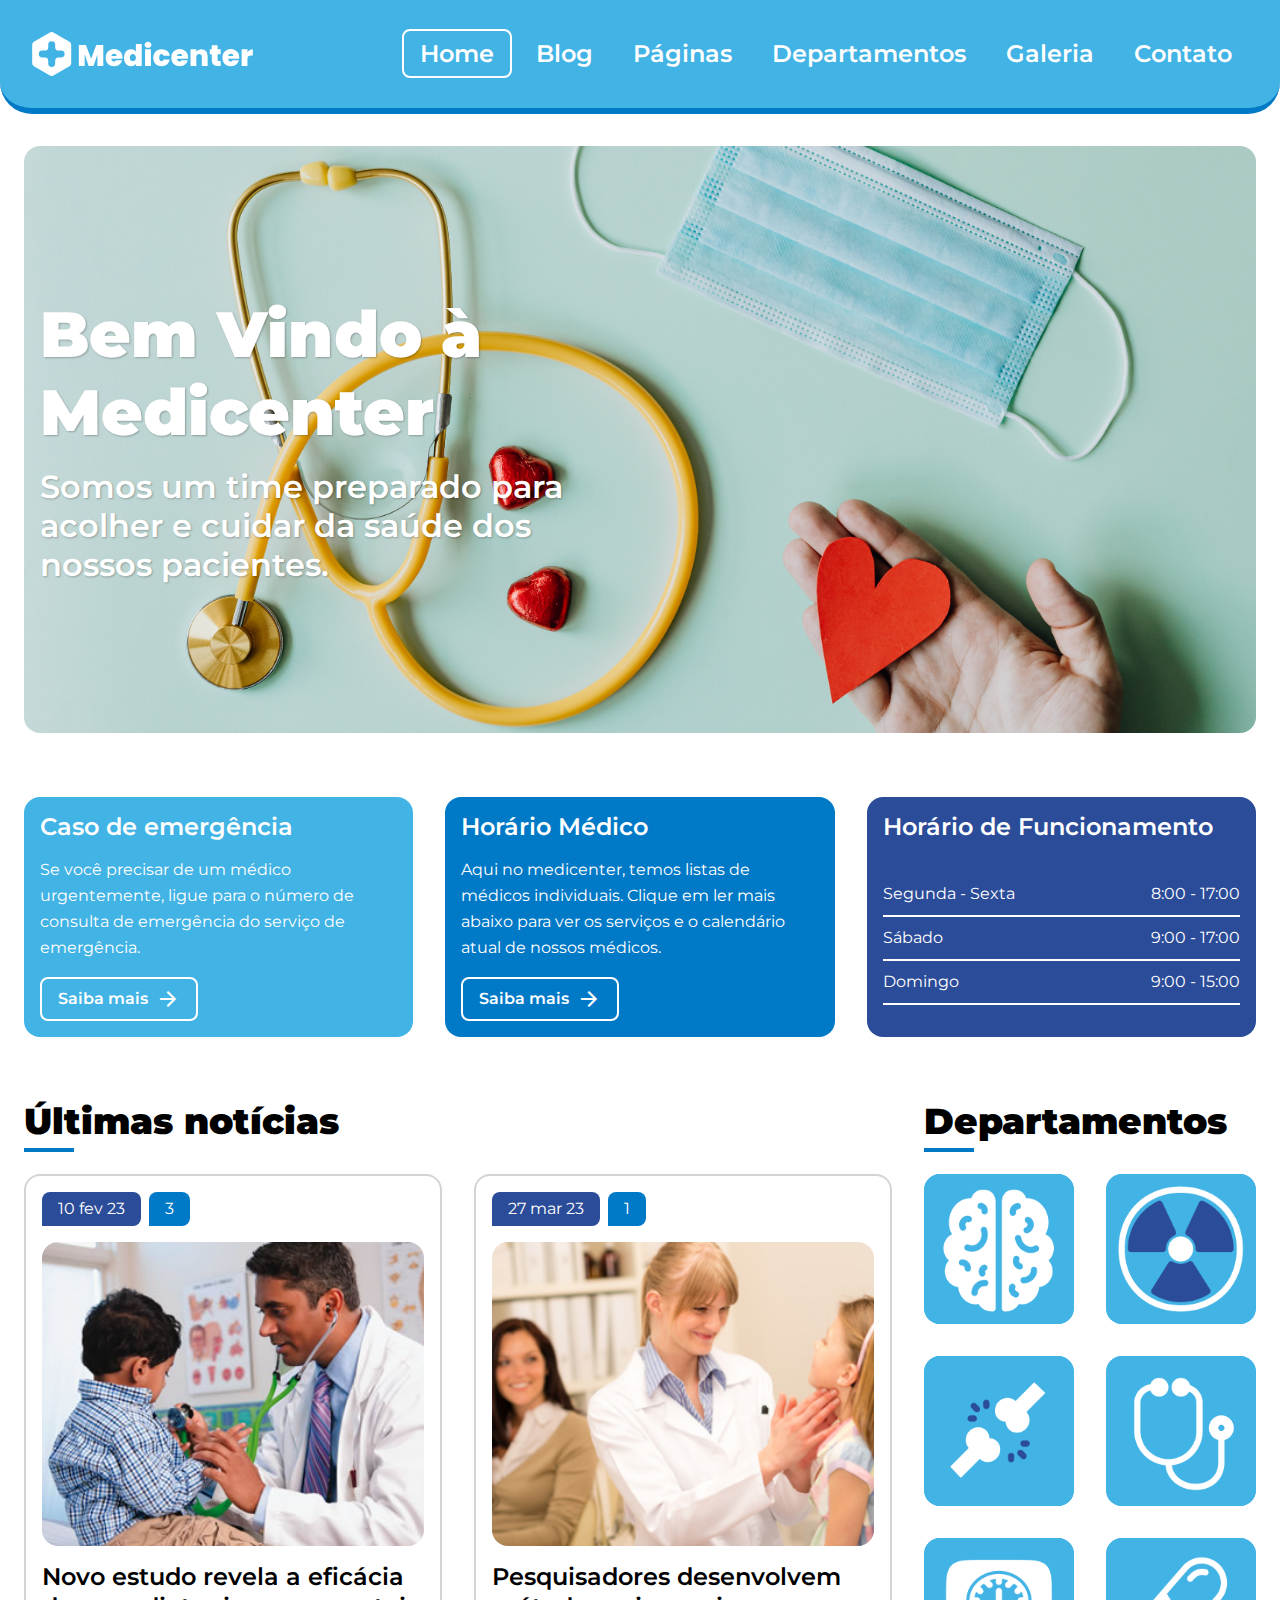
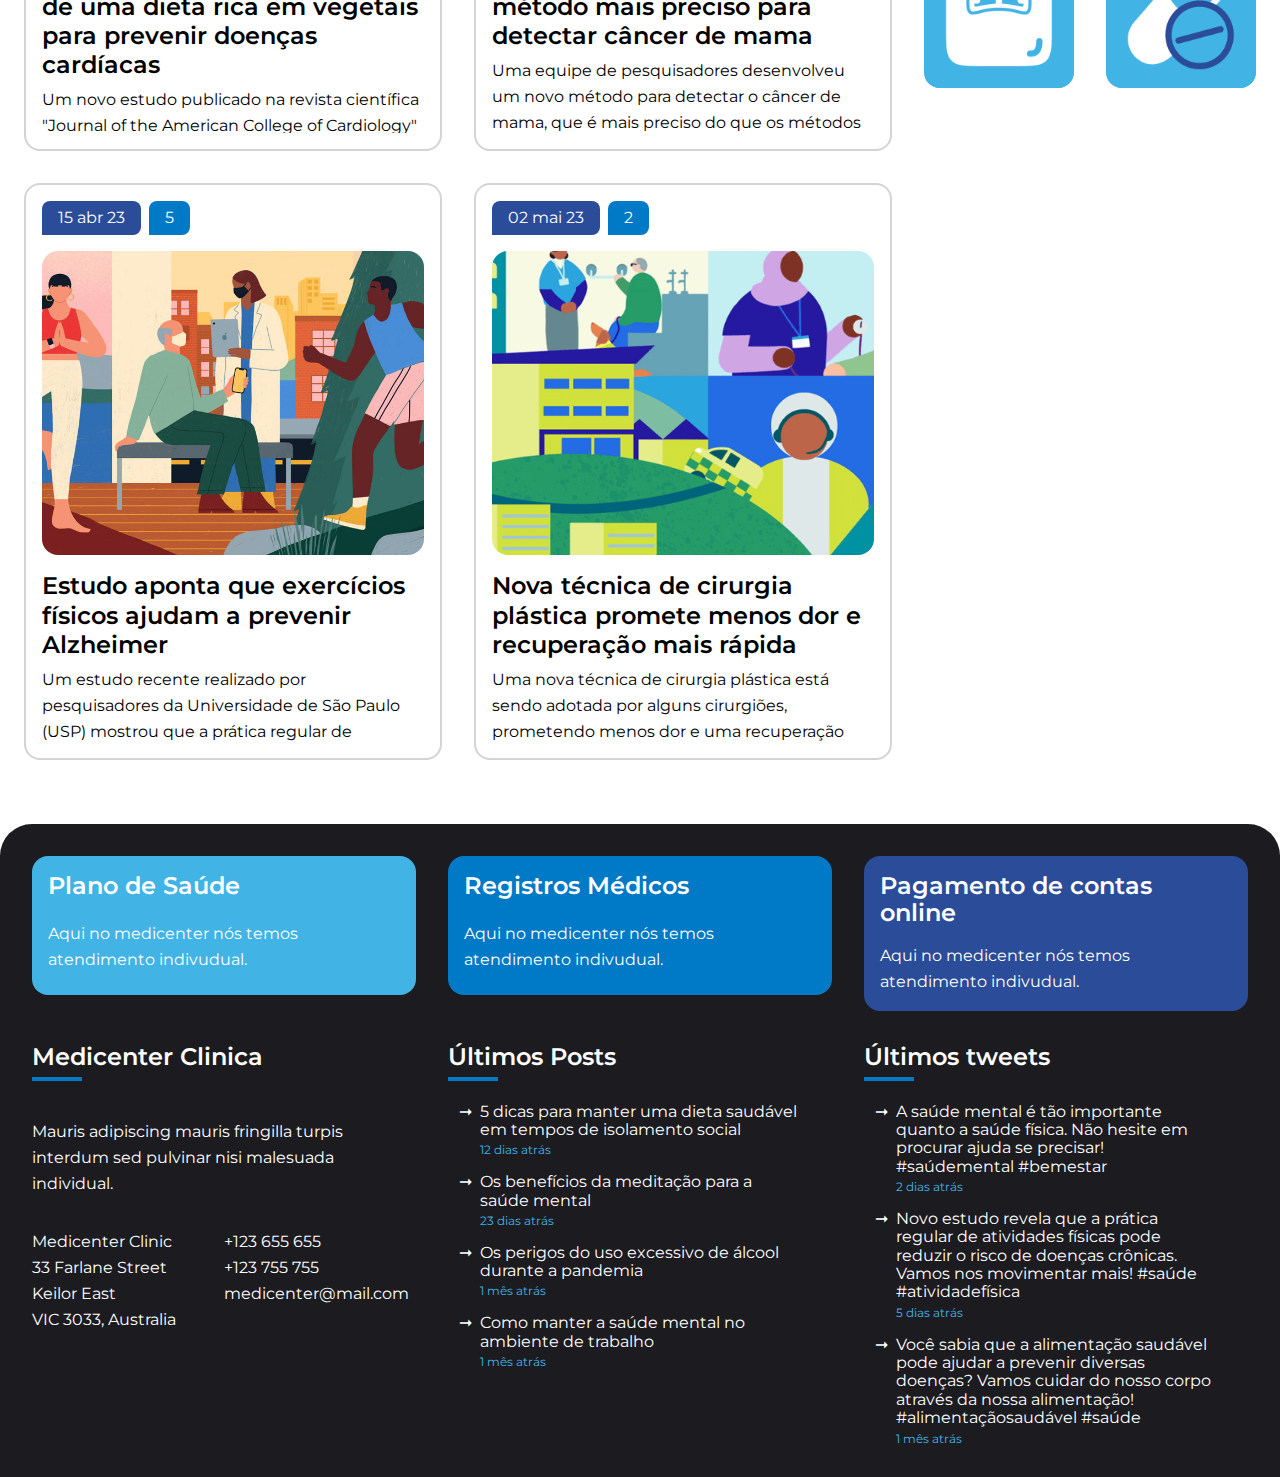
<file: index.html>
<!DOCTYPE html>
<html lang="pt-br">

<head>
    <meta charset="UTF-8">
    <meta http-equiv="X-UA-Compatible" content="IE=edge">
    <meta name="viewport" content="width=device-width, initial-scale=1.0">
    <title>Medicenter - Hospital</title>

    <!-- Normalize CSS -->
    <link rel="stylesheet" href="assets/css/normalize.css">

    <!-- Style CSS -->
    <link rel="stylesheet" href="assets/css/style.css">

    <!-- Fonte do site  -->
    <link rel="preconnect" href="https://fonts.googleapis.com">
    <link rel="preconnect" href="https://fonts.gstatic.com" crossorigin>
    <link href="https://fonts.googleapis.com/css2?family=Montserrat:wght@400;600;900&display=swap" rel="stylesheet">

    <!-- Font Awesome -->
    <link rel="stylesheet" href="https://maxcdn.bootstrapcdn.com/font-awesome/4.7.0/css/font-awesome.min.css">

    <!-- Material Icons -->
    <link rel="stylesheet"
        href="https://fonts.googleapis.com/css2?family=Material+Symbols+Outlined:opsz,wght,FILL,GRAD@48,400,0,0" />

    <!-- Cor tema da aba do navegador -->
    <meta name="theme-color" content="#42B3E5">

</head>

<body>
    <!-- MENU DO MEDICENTER -->
    <header class="header">
        <img src="./assets/img/logo_medicenter.svg" alt="Logo Medicenter" class="header__imagem">
        <i class="fa fa-bars header__hamburguer" aria-hidden="true" onclick="mudaEstadoMenu()"></i>
        <nav class="header__nav header__nav--desativado">
            <ul class="header__lista">
                <li class="header__li"><a href="#" class="header__link header__link--selected">Home</a></li>
                <li class="header__li"><a href="#" class="header__link">Blog</a></li>
                <li class="header__li"><a href="#" class="header__link">Páginas</a></li>
                <li class="header__li"><a href="#" class="header__link">Departamentos</a></li>
                <li class="header__li"><a href="#" class="header__link">Galeria</a></li>
                <li class="header__li"><a href="#" class="header__link">Contato</a></li>
            </ul>
        </nav>
    </header>
    <!-- FIM MENU MEDICENTER -->

    <!-- INICIO MAIN SECTION -->
    <main class="main">

        <!-- BANNER PRINCIPAL -->
        <div class="banner-principal">
            <h1 class="banner-principal__titulo">Bem Vindo à Medicenter</h1>
            <h2 class="banner-principal__subtitulo">Somos um time preparado para acolher e cuidar da saúde dos nossos
                pacientes.</h2>
        </div>
        <!-- FIM BANNER PRINCIPAL -->

        <div class="cards cards--main">

            <div class="card card--azul-claro">
                <h3 class="card__titulo">Caso de emergência</h3>
                <p class="card__paragrafo">Se você precisar de um médico urgentemente, ligue para o número de consulta
                    de emergência do serviço de emergência.</p>
                <button class="card__botao">Saiba mais <span
                        class="material-symbols-outlined">arrow_forward</span></button>
            </div>

            <div class="card card--azul">
                <h3 class="card__titulo">Horário Médico</h3>
                <p class="card__paragrafo">Aqui no medicenter, temos listas de médicos individuais. Clique em ler mais
                    abaixo para ver os serviços e o calendário atual de nossos médicos.</p>
                <button class="card__botao">Saiba mais <span
                        class="material-symbols-outlined">arrow_forward</span></button>
            </div>

            <div class="card card--azul-escuro">
                <h3 class="card__titulo">Horário de Funcionamento</h3>
                <ul class="card__lista">
                    <li class="card__topico"><span>Segunda - Sexta</span><span>8:00 - 17:00</span></li>
                    <li class="card__topico"><span>Sábado</span><span>9:00 - 17:00</span></li>
                    <li class="card__topico"><span>Domingo</span><span>9:00 - 15:00</span></li>
                </ul>
            </div>
        </div>
        <!-- FIM CARDS -->

        <!-- DEPARTAMENTOS -->
        <section class="departamento">
            <h2 class="departamento__titulo">Departamentos</h2>
            <div class="departamento__imagens">
                <img class="departamento__imagem" src="./assets/img/Departamentos_big_1.png" alt="Brain">
                <img class="departamento__imagem" src="./assets/img/Departamentos_big_2.png" alt="X-ray Simbol">
                <img class="departamento__imagem" src="./assets/img/Departamentos_big_3.png" alt="Joints bone">
                <img class="departamento__imagem" src="./assets/img/Departamentos_big_4.png" alt="Estétoscópio">
                <img class="departamento__imagem" src="./assets/img/Departamentos_big_5.png" alt="Peso">
                <img class="departamento__imagem" src="./assets/img/Departamentos_big_6.png" alt="Cápsulas e Pílulas">
            </div>
        </section>
        <!-- FIM DEPARTAMENTOS -->

        <!-- ÚLTIMAS NOTÍCIAS -->
        <section class="noticias">
            <h2 class="noticias__titulo">Últimas notícias</h2>
            <div class="noticia">
                <div class="noticia__topo">
                    <span class="noticia__data">10 fev 23</span><span class="noticia__notificacao">3</span>
                </div>
                <img src="./assets/img/noticia2.png" alt="Médica atendendo paciente" class="noticia__imagem">
                <div class="noticia__conteudo">
                    <h3 class="noticia__titulo">Novo estudo revela a eficácia de uma dieta rica em vegetais para
                        prevenir doenças cardíacas</h3>
                    <p class="noticia__paragrafo">Um novo estudo publicado na revista científica "Journal of the
                        American College of Cardiology" indica que uma dieta rica em vegetais pode ajudar a prevenir
                        doenças cardíacas e outros problemas de saúde. Saiba mais sobre os benefícios dessa alimentação
                        saudável.</p>
                </div>
            </div>
            <div class="noticia">
                <div class="noticia__topo"><span class="noticia__data">27 mar 23</span><span
                        class="noticia__notificacao">1</span></div>
                <img src="./assets/img/noticia.png" alt="Médica atendendo paciente" class="noticia__imagem">
                <div class="noticia__conteudo">
                    <h3 class="noticia__titulo">Pesquisadores desenvolvem método mais preciso para detectar câncer de
                        mama</h3>
                    <p class="noticia__paragrafo">Uma equipe de pesquisadores desenvolveu um novo método para detectar o
                        câncer de mama, que é mais preciso do que os métodos tradicionais. Conheça essa nova tecnologia
                        e como ela pode ajudar na prevenção e tratamento do câncer de mama.</p>
                </div>
            </div>
            <div class="noticia">
                <div class="noticia__topo"><span class="noticia__data">15 abr 23</span><span
                        class="noticia__notificacao">5</span></div>
                <img src="./assets/img/noticia3.jpg" alt="Médica atendendo paciente" class="noticia__imagem">
                <div class="noticia__conteudo">
                    <h3 class="noticia__titulo">Estudo aponta que exercícios físicos ajudam a prevenir Alzheimer</h3>
                    <p class="noticia__paragrafo">Um estudo recente realizado por pesquisadores da Universidade de São
                        Paulo (USP) mostrou que a prática regular de exercícios físicos pode ajudar a prevenir o
                        Alzheimer e outras doenças neurodegenerativas. Saiba mais sobre essa importante descoberta.</p>
                </div>
            </div>
            <div class="noticia">
                <div class="noticia__topo"><span class="noticia__data">02 mai 23</span><span
                        class="noticia__notificacao">2</span></div>
                <img src="./assets/img/noticia4.png" alt="Médica atendendo paciente" class="noticia__imagem">
                <div class="noticia__conteudo">
                    <h3 class="noticia__titulo">Nova técnica de cirurgia plástica promete menos dor e recuperação mais
                        rápida</h3>
                    <p class="noticia__paragrafo">Uma nova técnica de cirurgia plástica está sendo adotada por alguns
                        cirurgiões, prometendo menos dor e uma recuperação mais rápida para os pacientes. Conheça mais
                        sobre essa técnica e seus benefícios.</p>
                </div>
            </div>
        </section>
        <!-- FIM ÚLTIMAS NOTÍCIAS -->
    </main>
    <!-- FIM MAIN SECTION -->


    <footer class="footer">
        <section class="cards cards--footer">
            <div class="card card--footer card--azul-claro">
                <h3 class="card__titulo">Plano de Saúde</h3>
                <p class="card__paragrafo">Aqui no medicenter nós temos atendimento indivudual.</p>
            </div>
            <div class="card card--footer card--azul">
                <h3 class="card__titulo">Registros Médicos</h3>
                <p class="card__paragrafo">Aqui no medicenter nós temos atendimento indivudual.</p>
            </div>
            <div class="card card--footer card--azul-escuro">
                <h3 class="card__titulo">Pagamento de contas online</h3>
                <p class="card__paragrafo">Aqui no medicenter nós temos atendimento indivudual.</p>
            </div>
        </section>

        <section class="footer__secoes">
            <div class="secao">
                <h3 class="secao__titulo">Medicenter Clinica</h3>
                <div class="secao__conteudo secao__conteudo--grid">
                    <p class="secao__paragrafo secao__paragrafo--principal">
                        Mauris adipiscing mauris fringilla turpis interdum sed pulvinar nisi malesuada individual.
                    </p>
                    <p class="secao__paragrafo">
                        Medicenter Clinic<br>
                        33 Farlane Street<br>
                        Keilor East<br>
                        VIC 3033, Australia
                    </p>
                    <p class="secao__paragrafo">
                        +123 655 655<br>
                        +123 755 755<br>
                        medicenter@mail.com<br>
                    </p>
                </div>
            </div>
            <div class="secao">
                <h3 class="secao__titulo">Últimos Posts</h3>
                <div class="secao__conteudo">
                    <ul class="secao__lista">
                        <li class="secao__item">
                            5 dicas para manter uma dieta saudável em tempos de isolamento social <span
                                class="secao__data">12 dias
                                atrás</span>
                        </li>
                        <li class="secao__item">
                            Os benefícios da meditação para a saúde mental <span class="secao__data">23 dias
                                atrás</span>
                        </li>
                        <li class="secao__item">
                            Os perigos do uso excessivo de álcool durante a pandemia <span class="secao__data">1 mês
                                atrás</span>
                        </li>
                        <li class="secao__item">
                            Como manter a saúde mental no ambiente de trabalho <span class="secao__data">1 mês
                                atrás</span>
                        </li>
                    </ul>
                </div>
            </div>
            <div class="secao">
                <h3 class="secao__titulo">Últimos tweets</h3>
                <div class="secao__conteudo">
                    <ul class="secao__lista">
                        <li class="secao__item">
                            A saúde mental é tão importante quanto a saúde física. Não hesite em procurar ajuda se
                            precisar! #saúdemental #bemestar<span class="secao__data">2 dias atrás</span>
                        </li>
                        <li class="secao__item">
                            Novo estudo revela que a prática regular de atividades físicas pode reduzir o risco de
                            doenças crônicas. Vamos nos movimentar mais! #saúde #atividadefísica <span
                                class="secao__data">5 dias
                                atrás</span>
                        </li>
                        <li class="secao__item">
                            Você sabia que a alimentação saudável pode ajudar a prevenir diversas doenças? Vamos cuidar
                            do nosso corpo através da nossa alimentação! #alimentaçãosaudável #saúde<span
                                class="secao__data">1 mês
                                atrás</span>
                        </li>
                    </ul>
                </div>
            </div>
        </section>
    </footer>

    <script src="assets/js/app.js"></script>
</body>

</html>
</file>
<file: assets/css/style.css>
/* Pré-configurações */
@import url(header/header-hamburguer.css); 
@import url(header/header-imagem.css); 
@import url(header/header-link.css); 
@import url(header/header-lista.css); 
@import url(header/header-nav.css); 
@import url(header/header.css);
@import url(header/header-li.css);
@import url(main.css);
@import url(bannerPrincipal/bannerPrincipal-subtitulo.css);
@import url(bannerPrincipal/bannerPrincipal-titulo.css);
@import url(bannerPrincipal/bannerPrincipal.css);
@import url(cards/card-botao.css);
@import url(cards/card-lista.css);
@import url(cards/card-paragrafo.css);
@import url(cards/card-titulo.css);
@import url(cards/card-topico.css);
@import url(cards/card.css);
@import url(cards/cards.css);
@import url(departamento/departamento-imagem.css);
@import url(departamento/departamento-titulo.css);
@import url(departamento/departamento.css);
@import url(departamento/departamento-imagens.css);
@import url(noticias/noticias.css); 
@import url(noticias/noticia-conteudo.css); 
@import url(noticias/noticia-data.css); 
@import url(noticias/noticia-imagem.css); 
@import url(noticias/noticia-notificacao.css); 
@import url(noticias/noticia-paragrafo.css); 
@import url(noticias/noticia-titulo.css); 
@import url(noticias/noticia-topo.css); 
@import url(noticias/noticia.css); 
@import url(noticias/noticias-titulo.css);
@import url(footer.css);
@import url(footer-secoes/footer-secoes.css); 
@import url(footer-secoes/secao-conteudo.css); 
@import url(footer-secoes/secao-data.css); 
@import url(footer-secoes/secao-item.css); 
@import url(footer-secoes/secao-lista.css); 
@import url(footer-secoes/secao-paragrafo.css); 
@import url(footer-secoes/secao-titulo.css); 
@import url(footer-secoes/secao.css);

:root{
    --azulClaro: #42B3E5;
    --azulEscuro: #2B4C99;
    --azul: #0079C7;
    --sombra: 1px 1px 2px rgba(0, 0, 0, 0.25);
}
* {
    box-sizing: border-box;
    font-family: 'Montserrat', sans-serif;
    font-size: 16px;
    scroll-behavior: smooth;
}
</file>
